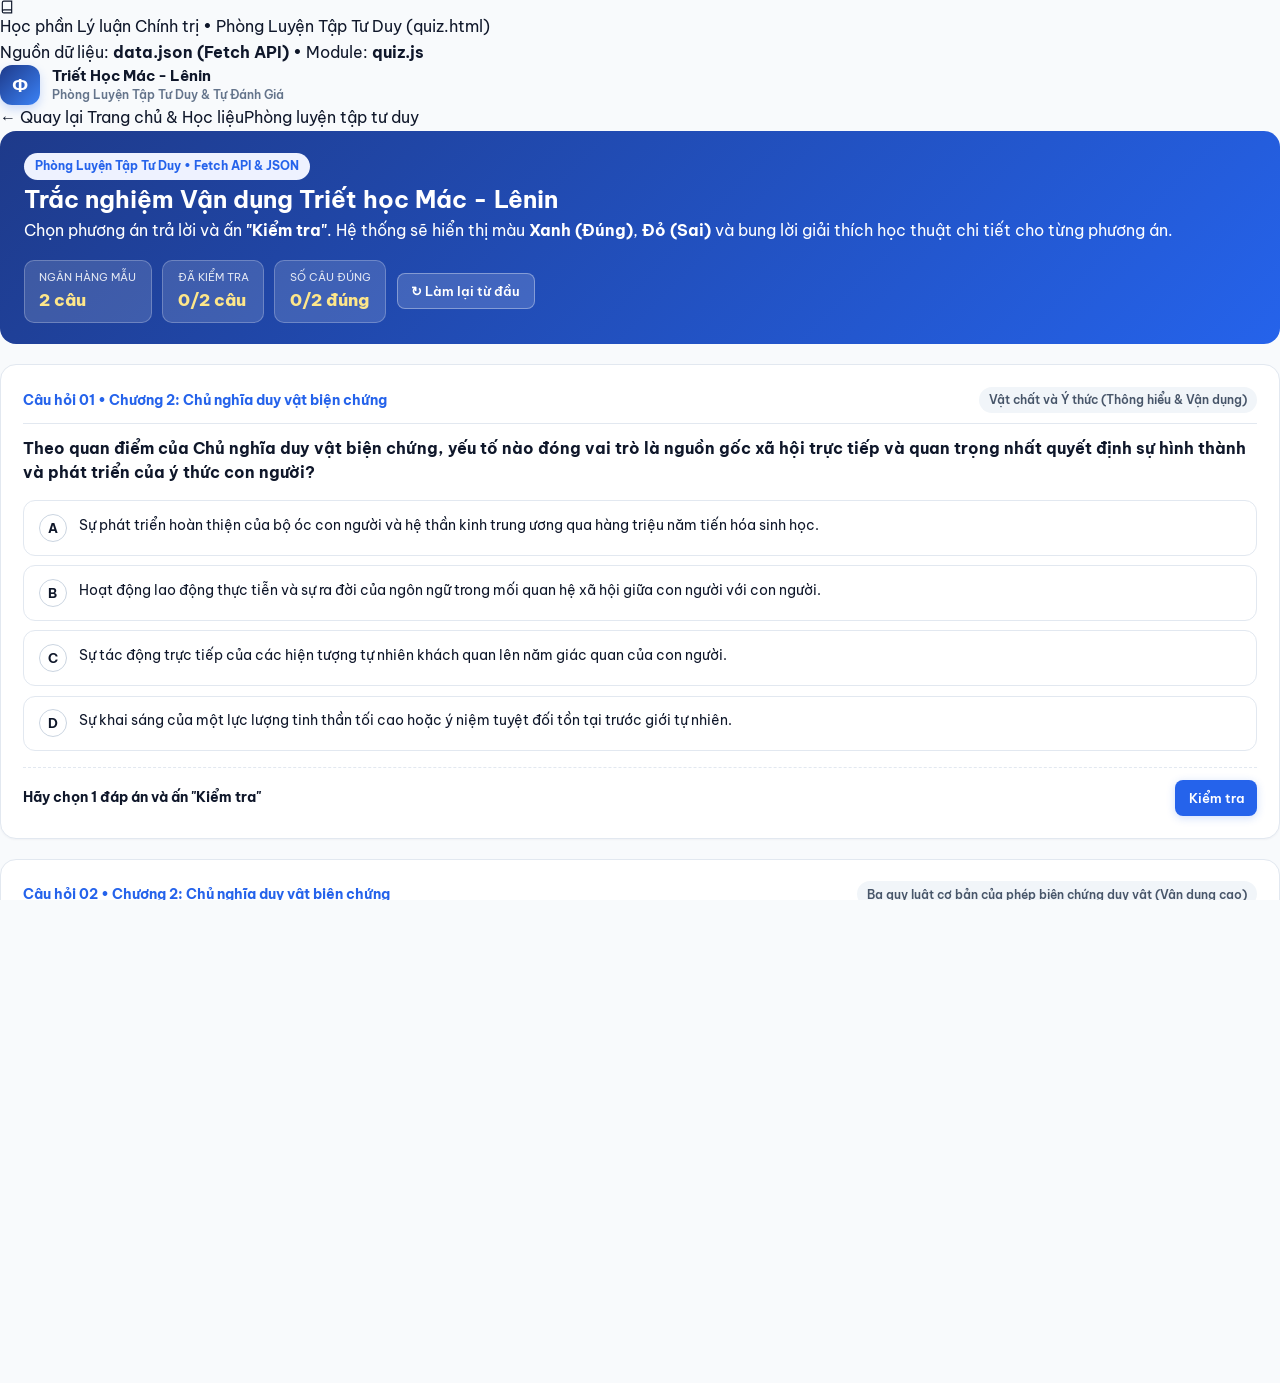
<file: quiz.html>
<!DOCTYPE html>
<html lang="vi">
<head>
  <meta charset="UTF-8">
  <meta name="viewport" content="width=device-width, initial-scale=1.0">
  <title>Phòng Luyện Tập Tư Duy | E-Learning Triết Học Mác - Lênin</title>
  <!-- Google Fonts: Merriweather (Học thuật) & Be Vietnam Pro (Hiện đại) -->
  <link rel="preconnect" href="https://fonts.googleapis.com">
  <link rel="preconnect" href="https://fonts.gstatic.com" crossorigin>
  <link href="https://fonts.googleapis.com/css2?family=Be+Vietnam+Pro:ital,wght@0,400;0,500;0,600;0,700;1,400&family=Merriweather:ital,wght@0,700;1,400&display=swap" rel="stylesheet">
  <!-- Dùng chung hệ thống thiết kế từ style.css -->
  <link rel="stylesheet" href="style.css">
</head>
<body>
  <div class="topbar-academic">
    <div class="container topbar-inner">
      <span class="topbar-badge">
        <svg width="14" height="14" viewBox="0 0 24 24" fill="none" stroke="currentColor" stroke-width="2"><path d="M4 19.5v-15A2.5 2.5 0 0 1 6.5 2H20v20H6.5a2.5 2.5 0 0 1 0-5H20"/></svg>
        Học phần Lý luận Chính trị • Phòng Luyện Tập Tư Duy (quiz.html)
      </span>
      <div class="topbar-meta">
        <span>Nguồn dữ liệu: <strong>data.json (Fetch API)</strong></span>
        <span>•</span>
        <span>Module: <strong>quiz.js</strong></span>
      </div>
    </div>
  </div>

  <header class="site-header">
    <div class="container navbar">
      <a href="index.html" class="brand-logo">
        <div class="brand-emblem" aria-hidden="true">Φ</div>
        <div class="brand-text">
          <span class="brand-title">Triết Học Mác - Lênin</span>
          <span class="brand-subtitle">Phòng Luyện Tập Tư Duy &amp; Tự Đánh Giá</span>
        </div>
      </a>

      <nav class="nav-menu" style="display: flex; position: static; flex-direction: row; border: none; box-shadow: none; padding: 0;">
        <a href="index.html" class="nav-link">← Quay lại Trang chủ &amp; Học liệu</a>
        <a href="#luyen-tap" class="nav-link active">Phòng luyện tập tư duy</a>
      </nav>
    </div>
  </header>

  <main>
    <!-- ====================================================================
         PHẦN 3: PHÒNG LUYỆN TẬP TƯ DUY (TRẮC NGHIỆM TRIẾT HỌC - quiz.html)
         ==================================================================== -->
    <section id="luyen-tap" class="quiz-section">
      <div class="container">
        <div class="quiz-scoreboard-banner">
          <div class="quiz-scoreboard-info">
            <span class="academic-badge">Phòng Luyện Tập Tư Duy • Fetch API &amp; JSON</span>
            <h2>Trắc nghiệm Vận dụng Triết học Mác - Lênin</h2>
            <p>
              Chọn phương án trả lời và ấn <strong>"Kiểm tra"</strong>. Hệ thống sẽ hiển thị màu <strong>Xanh (Đúng)</strong>, <strong>Đỏ (Sai)</strong> và bung lời giải thích học thuật chi tiết cho từng phương án.
            </p>
          </div>

          <div class="quiz-stats-pills">
            <div class="quiz-stat-box">
              <span class="quiz-stat-label">Ngân hàng mẫu</span>
              <span class="quiz-stat-number" id="quiz-stat-total">2 câu</span>
            </div>
            <div class="quiz-stat-box">
              <span class="quiz-stat-label">Đã kiểm tra</span>
              <span class="quiz-stat-number" id="quiz-stat-answered">0/2 câu</span>
            </div>
            <div class="quiz-stat-box">
              <span class="quiz-stat-label">Số câu đúng</span>
              <span class="quiz-stat-number" id="quiz-stat-correct">0/2 đúng</span>
            </div>
            <button type="button" class="btn btn-outline-light btn-sm" id="reset-all-quiz-btn">
              ↻ Làm lại từ đầu
            </button>
          </div>
        </div>

        <!-- Vùng chứa danh sách câu hỏi được render động từ data.json qua quiz.js -->
        <div class="quiz-questions-list" id="quiz-questions-container" aria-live="polite"></div>
      </div>
    </section>

  </main>

  <footer class="site-footer">
    <div class="container">
      <div class="footer-bottom" style="padding-top: 0;">
        <span>© 2026 Dự án E-Learning Triết học Mác - Lênin • Trang Phòng Luyện Tập Tư Duy (quiz.html)</span>
        <span>Tích hợp Fetch API đọc data.json &amp; Giải thích chi tiết Đúng/Sai</span>
      </div>
    </div>
  </footer>

  <!-- Thẻ chờ nhúng Coze Web SDK -->
  <div id="ai-chat-container"></div>

  <!-- Nhúng file logic trắc nghiệm quiz.js -->
  <script src="quiz.js"></script>
</body>
</html>
</file>
<file: style.css>
/* ==========================================================================
   HỆ THỐNG E-LEARNING TRIẾT HỌC MÁC - LÊNIN (EDTECH DASHBOARD EDITION)
   File: style.css
   Kiến trúc: Web App Khóa Khung Hình (100vh), Sidebar Cố Định, Nền Sáng #FFFFFF & #F8FAFC
   Nâng cấp Native Web Slide Viewer với Mozilla PDF.js (v3.11.174) render trực tiếp lên <canvas>
   ========================================================================== */

:root {
  --bg-sidebar: #FFFFFF;
  --bg-canvas: #F8FAFC;
  --bg-card: #FFFFFF;
  --bg-active-nav: #EEF2FF;
  --bg-pathway: #F5F7FF;

  --color-primary: #1E3A8A;
  --color-primary-active: #2563EB;
  --color-primary-soft: #EEF2FF;
  --color-accent: #EA580C;
  --color-accent-soft: #FFF7ED;
  --color-gold: #D97706;
  --color-gold-soft: #FEF3C7;
  --color-success: #16A34A;
  --color-success-soft: #DCFCE7;
  --color-danger: #DC2626;
  --color-danger-soft: #FEE2E2;

  --text-main: #0F172A;
  --text-secondary: #475569;
  --text-muted: #64748B;
  --text-inverse: #FFFFFF;

  --border-color: #E2E8F0;
  --border-pathway: #E0E7FF;
  --border-strong: #CBD5E1;

  --font-sans: 'Be Vietnam Pro', -apple-system, BlinkMacSystemFont, 'Segoe UI', sans-serif;
  --font-serif: 'Merriweather', Georgia, serif;

  --radius-sm: 8px;
  --radius-md: 12px;
  --radius-lg: 16px;
  --radius-xl: 20px;

  --shadow-xs: 0 1px 2px rgba(15, 23, 42, 0.04);
  --shadow-sm: 0 1px 3px rgba(15, 23, 42, 0.06), 0 1px 2px rgba(15, 23, 42, 0.04);
  --shadow-md: 0 4px 12px rgba(15, 23, 42, 0.06);
  --shadow-lg: 0 12px 28px rgba(15, 23, 42, 0.12);
  --transition: 0.2s cubic-bezier(0.4, 0, 0.2, 1);
}

*, *::before, *::after {
  box-sizing: border-box;
  margin: 0;
  padding: 0;
}

html, body {
  height: 100vh;
  width: 100%;
  overflow: hidden;
  font-family: var(--font-sans);
  background-color: var(--bg-canvas);
  color: var(--text-main);
  line-height: 1.6;
  -webkit-font-smoothing: antialiased;
}

img, svg, canvas {
  max-width: 100%;
  display: block;
}

button, input, select, textarea {
  font: inherit;
  color: inherit;
}

button {
  cursor: pointer;
  border: none;
  background: none;
}

a {
  color: inherit;
  text-decoration: none;
}

ul {
  list-style: none;
}

/* 1. BỐ CỤC KHÓA KHUNG HÌNH (APP SHELL: SIDEBAR TRÁI + MAIN BÊN PHẢI) */
.edtech-app-shell {
  display: flex;
  height: 100vh;
  width: 100vw;
  overflow: hidden;
  background-color: var(--bg-canvas);
}

.edtech-sidebar {
  width: 260px;
  flex-shrink: 0;
  height: 100vh;
  background-color: var(--bg-sidebar);
  border-right: 1px solid var(--border-color);
  display: flex;
  flex-direction: column;
  justify-content: space-between;
  z-index: 200;
  transition: transform var(--transition);
}

.sidebar-top-brand {
  padding: 1.25rem 1.25rem 1rem;
  border-bottom: 1px solid var(--border-color);
  display: flex;
  align-items: center;
  justify-content: space-between;
  gap: 0.75rem;
}

.brand-logo {
  display: flex;
  align-items: center;
  gap: 0.75rem;
}

.brand-emblem {
  width: 40px;
  height: 40px;
  border-radius: 12px;
  background: linear-gradient(135deg, #1E3A8A 0%, #3B82F6 100%);
  color: #FFFFFF;
  font-weight: 700;
  font-size: 1.2rem;
  display: flex;
  align-items: center;
  justify-content: center;
  flex-shrink: 0;
  box-shadow: 0 4px 10px rgba(37, 99, 235, 0.22);
}

.brand-text {
  display: flex;
  flex-direction: column;
}

.brand-title {
  font-size: 0.96rem;
  font-weight: 700;
  color: var(--text-main);
  line-height: 1.25;
}

.brand-subtitle {
  font-size: 0.75rem;
  font-weight: 600;
  color: var(--text-muted);
}

.sidebar-nav-list {
  flex: 1;
  padding: 1rem 0.85rem;
  display: flex;
  flex-direction: column;
  gap: 0.35rem;
  overflow-y: auto;
}

.sidebar-nav-section-label {
  font-size: 0.7rem;
  font-weight: 700;
  text-transform: uppercase;
  letter-spacing: 0.06em;
  color: var(--text-muted);
  padding: 0.35rem 0.75rem 0.25rem;
}

.sidebar-nav-item {
  width: 100%;
  display: flex;
  align-items: center;
  gap: 0.75rem;
  padding: 0.75rem 0.9rem;
  border-radius: var(--radius-md);
  font-size: 0.9rem;
  font-weight: 600;
  color: var(--text-secondary);
  text-align: left;
  transition: all var(--transition);
}

.sidebar-nav-item svg {
  width: 19px;
  height: 19px;
  flex-shrink: 0;
  color: var(--text-muted);
  transition: color var(--transition);
}

.sidebar-nav-item:hover {
  background-color: #F1F5F9;
  color: var(--text-main);
}

.sidebar-nav-item.active {
  background-color: var(--bg-active-nav);
  color: var(--color-primary-active);
  font-weight: 700;
}

.sidebar-nav-item.active svg {
  color: var(--color-primary-active);
}

.sidebar-bottom-user {
  padding: 1rem;
  border-top: 1px solid var(--border-color);
  background-color: #FAFAF9;
  display: flex;
  flex-direction: column;
  gap: 0.75rem;
}

.sidebar-user-card {
  display: flex;
  align-items: center;
  gap: 0.7rem;
}

.guard-avatar-img {
  width: 38px;
  height: 38px;
  border-radius: 50%;
  object-fit: cover;
  border: 2px solid #DBEAFE;
  flex-shrink: 0;
}

.sidebar-user-meta {
  display: flex;
  flex-direction: column;
  min-width: 0;
  flex: 1;
}

.sidebar-user-name {
  font-size: 0.86rem;
  font-weight: 700;
  color: var(--text-main);
  white-space: nowrap;
  overflow: hidden;
  text-overflow: ellipsis;
}

.sidebar-user-email {
  font-size: 0.73rem;
  color: var(--text-muted);
  white-space: nowrap;
  overflow: hidden;
  text-overflow: ellipsis;
}

.sidebar-logout-btn {
  width: 100%;
  display: inline-flex;
  align-items: center;
  justify-content: center;
  gap: 0.45rem;
  padding: 0.5rem 0.75rem;
  border-radius: var(--radius-sm);
  border: 1px solid var(--border-color);
  background-color: #FFFFFF;
  color: var(--color-danger);
  font-size: 0.8rem;
  font-weight: 600;
  transition: all var(--transition);
}

.sidebar-logout-btn:hover {
  background-color: var(--color-danger-soft);
  border-color: #FCA5A5;
}

.edtech-main-area {
  flex: 1;
  min-width: 0;
  height: 100vh;
  display: flex;
  flex-direction: column;
  background-color: var(--bg-canvas);
  overflow: hidden;
}

.edtech-top-header {
  height: 60px;
  flex-shrink: 0;
  background-color: #FFFFFF;
  border-bottom: 1px solid var(--border-color);
  padding: 0 1.5rem;
  display: flex;
  align-items: center;
  justify-content: space-between;
  gap: 1rem;
}

.header-left-group {
  display: flex;
  align-items: center;
  gap: 0.75rem;
}

.mobile-menu-btn {
  display: none;
  width: 38px;
  height: 38px;
  border-radius: var(--radius-sm);
  border: 1px solid var(--border-color);
  align-items: center;
  justify-content: center;
  color: var(--text-main);
  background-color: #FFFFFF;
}

.course-pill-badge {
  display: inline-flex;
  align-items: center;
  gap: 0.45rem;
  padding: 0.3rem 0.75rem;
  border-radius: 999px;
  background-color: var(--bg-active-nav);
  color: var(--color-primary-active);
  font-size: 0.78rem;
  font-weight: 700;
}

.header-right-group {
  display: flex;
  align-items: center;
  gap: 0.85rem;
}

.header-date-display {
  font-size: 0.82rem;
  font-weight: 500;
  color: var(--text-secondary);
}

.edtech-main-canvas {
  flex: 1;
  overflow-y: auto;
  overflow-x: hidden;
  padding: 1.5rem 2rem 2.5rem;
}

.canvas-inner-container {
  max-width: 1180px;
  margin: 0 auto;
}

.dashboard-view-section {
  display: none;
  animation: fadeInView 0.2s ease-out;
}

.dashboard-view-section.is-active-view {
  display: block;
}

@keyframes fadeInView {
  from { opacity: 0; transform: translateY(4px); }
  to { opacity: 1; transform: translateY(0); }
}

/* 2. HỆ THỐNG NÚT BẤM & THẺ CHUNG */
.btn {
  display: inline-flex;
  align-items: center;
  justify-content: center;
  gap: 0.5rem;
  min-height: 40px;
  padding: 0.55rem 1.15rem;
  border-radius: var(--radius-md);
  font-weight: 600;
  font-size: 0.88rem;
  transition: all var(--transition);
}

.btn-primary {
  background-color: var(--color-primary-active);
  color: #FFFFFF;
  box-shadow: 0 2px 8px rgba(37, 99, 235, 0.22);
}

.btn-primary:hover:not(:disabled) {
  background-color: #1D4ED8;
  transform: translateY(-1px);
}

.btn-success {
  background-color: var(--color-success);
  color: #FFFFFF;
  box-shadow: 0 2px 8px rgba(22, 163, 74, 0.22);
}

.btn-success:hover:not(:disabled) {
  background-color: #15803D;
}

.btn-secondary {
  background-color: #FFFFFF;
  color: var(--text-main);
  border: 1px solid var(--border-strong);
}

.btn-secondary:hover:not(:disabled) {
  background-color: #F1F5F9;
  border-color: #94A3B8;
}

.btn:disabled {
  opacity: 0.45;
  cursor: not-allowed;
  transform: none;
}

.btn-outline-light {
  background-color: rgba(255, 255, 255, 0.15);
  color: #FFFFFF;
  border: 1px solid rgba(255, 255, 255, 0.35);
}

.btn-sm {
  min-height: 36px;
  padding: 0.4rem 0.85rem;
  font-size: 0.82rem;
  border-radius: var(--radius-sm);
}

.academic-badge {
  display: inline-flex;
  align-items: center;
  gap: 0.35rem;
  padding: 0.25rem 0.7rem;
  border-radius: 999px;
  font-size: 0.73rem;
  font-weight: 700;
  background-color: var(--bg-active-nav);
  color: var(--color-primary-active);
}

/* 3. TAB 1: "TỔNG QUAN" */
.overview-welcome-banner {
  display: flex;
  align-items: flex-start;
  justify-content: space-between;
  flex-wrap: wrap;
  gap: 1rem;
  margin-bottom: 1.5rem;
}

.welcome-title {
  font-size: 1.6rem;
  font-weight: 800;
  color: var(--text-main);
  letter-spacing: -0.02em;
  line-height: 1.25;
}

.welcome-date-sub {
  font-size: 0.9rem;
  color: var(--text-secondary);
  margin-top: 0.25rem;
}

.welcome-quick-actions {
  display: flex;
  align-items: center;
  gap: 0.65rem;
  flex-wrap: wrap;
}

.overview-stats-grid {
  display: grid;
  grid-template-columns: repeat(4, 1fr);
  gap: 1.15rem;
  margin-bottom: 1.75rem;
}

.edtech-stat-card {
  background-color: #FFFFFF;
  border: 1px solid var(--border-color);
  border-radius: 16px;
  padding: 1.25rem 1.35rem;
  box-shadow: var(--shadow-xs);
  display: flex;
  flex-direction: column;
  justify-content: space-between;
  gap: 0.5rem;
}

.stat-card-header {
  display: flex;
  align-items: center;
  justify-content: space-between;
  font-size: 0.8rem;
  font-weight: 600;
  color: var(--text-secondary);
}

.stat-card-icon {
  width: 34px;
  height: 34px;
  border-radius: 10px;
  display: flex;
  align-items: center;
  justify-content: center;
}

.stat-card-value {
  font-size: 1.75rem;
  font-weight: 800;
  color: var(--text-main);
  line-height: 1.2;
}

.stat-card-value.highlight-orange {
  color: var(--color-accent);
}

.stat-card-foot {
  font-size: 0.76rem;
  color: var(--text-muted);
}

.pathway-start-container {
  background-color: var(--bg-pathway);
  border: 1px solid var(--border-pathway);
  border-radius: 20px;
  padding: 1.5rem;
}

.pathway-header-row {
  display: flex;
  align-items: center;
  justify-content: space-between;
  flex-wrap: wrap;
  gap: 0.75rem;
  margin-bottom: 1.15rem;
}

.pathway-kicker {
  font-size: 0.75rem;
  font-weight: 800;
  text-transform: uppercase;
  letter-spacing: 0.06em;
  color: var(--color-primary-active);
}

.pathway-heading {
  font-size: 1.18rem;
  font-weight: 700;
  color: var(--text-main);
  margin-top: 0.15rem;
}

.pathway-lessons-grid {
  display: grid;
  grid-template-columns: repeat(2, 1fr);
  gap: 0.9rem;
}

.pathway-lesson-card {
  width: 100%;
  background-color: #FFFFFF;
  border: 1px solid var(--border-color);
  border-radius: 14px;
  padding: 1rem 1.15rem;
  display: flex;
  align-items: center;
  justify-content: space-between;
  gap: 0.9rem;
  text-align: left;
  transition: all var(--transition);
  box-shadow: var(--shadow-xs);
}

.pathway-lesson-card:hover {
  border-color: var(--color-primary-active);
  transform: translateY(-2px);
  box-shadow: var(--shadow-md);
}

.pathway-card-left {
  display: flex;
  align-items: flex-start;
  gap: 0.85rem;
  min-width: 0;
}

.pathway-number-circle {
  width: 34px;
  height: 34px;
  border-radius: 10px;
  background-color: var(--bg-active-nav);
  color: var(--color-primary-active);
  font-weight: 800;
  font-size: 0.9rem;
  display: flex;
  align-items: center;
  justify-content: center;
  flex-shrink: 0;
}

.pathway-lesson-card.is-done .pathway-number-circle {
  background-color: var(--color-success-soft);
  color: var(--color-success);
}

.pathway-card-text {
  min-width: 0;
}

.pathway-card-title {
  font-size: 0.94rem;
  font-weight: 700;
  color: var(--text-main);
  margin-bottom: 0.2rem;
}

.pathway-card-desc {
  font-size: 0.8rem;
  color: var(--text-secondary);
}

.pathway-arrow {
  font-size: 1.15rem;
  font-weight: 700;
  color: var(--text-muted);
  flex-shrink: 0;
  transition: transform var(--transition), color var(--transition);
}

.pathway-lesson-card:hover .pathway-arrow {
  transform: translateX(3px);
  color: var(--color-primary-active);
}

/* ==========================================================================
   4. TAB 2: "KHÔNG GIAN HỌC LIỆU" (THANH ĐIỀU HƯỚNG NGANG + NATIVE PDF.JS SLIDE VIEWER)
   ========================================================================== */

.lesson-top-nav-bar {
  background-color: #FFFFFF;
  border: 1px solid var(--border-color);
  border-radius: 14px;
  padding: 0.75rem 1.1rem;
  margin-bottom: 1rem;
  display: flex;
  align-items: center;
  justify-content: space-between;
  flex-wrap: wrap;
  gap: 0.75rem;
  box-shadow: var(--shadow-xs);
}

.lesson-nav-select-group {
  display: flex;
  align-items: center;
  gap: 0.65rem;
  flex: 1;
  min-width: 280px;
}

.lesson-nav-label {
  font-size: 0.78rem;
  font-weight: 700;
  text-transform: uppercase;
  letter-spacing: 0.04em;
  color: var(--color-primary-active);
  background-color: var(--bg-active-nav);
  padding: 0.35rem 0.65rem;
  border-radius: 8px;
  white-space: nowrap;
}

.lesson-selector-dropdown {
  flex: 1;
  min-width: 220px;
  height: 38px;
  padding: 0 0.85rem;
  border-radius: var(--radius-sm);
  border: 1.5px solid var(--border-strong);
  background-color: #F8FAFC;
  font-size: 0.88rem;
  font-weight: 700;
  color: var(--text-main);
  cursor: pointer;
  transition: border-color var(--transition), background-color var(--transition);
}

.lesson-selector-dropdown:hover,
.lesson-selector-dropdown:focus {
  outline: none;
  border-color: var(--color-primary-active);
  background-color: #FFFFFF;
}

.lesson-nav-actions-group {
  display: flex;
  align-items: center;
  gap: 0.5rem;
  flex-wrap: wrap;
}

.lesson-progress-mini-pill {
  font-size: 0.78rem;
  font-weight: 700;
  color: var(--color-primary-active);
  background-color: var(--bg-active-nav);
  padding: 0.35rem 0.7rem;
  border-radius: 999px;
  white-space: nowrap;
}

.study-main-panel {
  background-color: transparent;
  width: 100%;
}

.material-tabs-bar {
  display: flex;
  align-items: center;
  justify-content: space-between;
  flex-wrap: wrap;
  gap: 0.5rem;
  padding: 0.45rem;
  background-color: #FFFFFF;
  border: 1px solid var(--border-color);
  border-radius: 12px;
  margin-bottom: 1rem;
  box-shadow: var(--shadow-xs);
}

.material-tabs-left {
  display: flex;
  align-items: center;
  gap: 0.4rem;
  flex-wrap: wrap;
}

.tab-trigger-btn {
  display: inline-flex;
  align-items: center;
  gap: 0.5rem;
  padding: 0.6rem 1.15rem;
  font-size: 0.88rem;
  font-weight: 600;
  color: var(--text-secondary);
  border-radius: var(--radius-sm);
  transition: all var(--transition);
  white-space: nowrap;
}

.tab-trigger-btn:hover {
  background-color: #F1F5F9;
  color: var(--text-main);
}

.tab-trigger-btn.active {
  background-color: var(--bg-active-nav);
  color: var(--color-primary-active);
  font-weight: 700;
}

.tab-panel {
  display: none;
}

.tab-panel.active {
  display: block;
  animation: fadeInView 0.18s ease-out;
}

/* TAB 1: KHUNG ĐỌC BÀI VIẾT CHUẨN WEB (.summary-article) */
.summary-article {
  background-color: #FFFFFF;
  border: 1px solid var(--border-color);
  border-radius: 12px;
  padding: 28px 36px;
  font-size: 16px;
  line-height: 1.75;
  color: var(--text-main);
  box-shadow: var(--shadow-sm);
}

.summary-article .summary-doc-header {
  border-bottom: 2px solid #EEF2FF;
  padding-bottom: 1.15rem;
  margin-bottom: 1.5rem;
}

.summary-article .summary-kicker {
  display: inline-block;
  font-size: 0.76rem;
  font-weight: 800;
  text-transform: uppercase;
  letter-spacing: 0.06em;
  color: var(--color-primary-active);
  background-color: var(--bg-active-nav);
  padding: 0.25rem 0.7rem;
  border-radius: 999px;
  margin-bottom: 0.6rem;
}

.summary-article h2 {
  font-size: 1.5rem;
  font-weight: 800;
  color: var(--color-primary);
  line-height: 1.3;
  margin-bottom: 0.5rem;
}

.summary-article .summary-lead {
  font-size: 0.98rem;
  color: var(--text-secondary);
  margin: 0;
}

.summary-article h3 {
  font-size: 1.18rem;
  font-weight: 700;
  color: var(--color-primary);
  margin: 1.65rem 0 0.75rem;
  padding-left: 0.75rem;
  border-left: 4px solid var(--color-primary-active);
  line-height: 1.35;
}

.summary-article h4 {
  font-size: 1.02rem;
  font-weight: 700;
  color: #1E40AF;
  margin: 1.15rem 0 0.5rem;
  padding: 0.35rem 0.75rem;
  background-color: #F8FAFC;
  border-left: 3px solid #60A5FA;
  border-radius: 0 8px 8px 0;
  line-height: 1.4;
}

.summary-article p {
  margin-bottom: 1rem;
  color: #1E293B;
}

.summary-article ul,
.summary-article ol {
  padding-left: 1.5rem;
  margin-bottom: 1.15rem;
}

.summary-article ul {
  list-style: disc;
}

.summary-article ol {
  list-style: decimal;
}

.summary-article ul ul,
.summary-article ol ul {
  list-style: circle;
  margin-top: 0.45rem;
  margin-bottom: 0.45rem;
}

.summary-article li {
  margin-bottom: 0.5rem;
  color: #1E293B;
}

.summary-article li strong {
  color: var(--text-main);
}

.summary-article blockquote {
  margin: 1.35rem 0;
  padding: 1.1rem 1.4rem;
  background: linear-gradient(90deg, #FFFBEB 0%, #FEF3C7 100%);
  border-left: 4px solid var(--color-gold);
  border-radius: 10px;
  font-family: var(--font-serif);
  font-style: italic;
  font-size: 1.02rem;
  color: #78350F;
}

.summary-article blockquote cite {
  display: block;
  margin-top: 0.45rem;
  font-family: var(--font-sans);
  font-style: normal;
  font-size: 0.85rem;
  font-weight: 700;
  color: #92400E;
}

.summary-article .summary-takeaway-box {
  margin-top: 1.5rem;
  padding: 1rem 1.25rem;
  background-color: var(--bg-pathway);
  border: 1px solid var(--border-pathway);
  border-left: 4px solid var(--color-primary-active);
  border-radius: 10px;
  font-size: 0.95rem;
  color: var(--text-main);
}

.summary-article table {
  width: 100%;
  border-collapse: collapse;
  margin: 1.25rem 0;
  font-size: 0.92rem;
}

.summary-article th,
.summary-article td {
  border: 1px solid var(--border-color);
  padding: 0.65rem 0.85rem;
  text-align: left;
}

.summary-article th {
  background-color: var(--bg-active-nav);
  color: var(--color-primary);
  font-weight: 700;
}

/* ==========================================================================
   TAB 2: NATIVE WEB SLIDE VIEWER (MOZILLA PDF.JS RENDER TRÊN <canvas>)
   ========================================================================== */

.native-slide-viewer-card {
  background-color: #FFFFFF;
  border: 1px solid var(--border-color);
  border-radius: 16px;
  padding: 1rem 1.15rem 1.25rem;
  box-shadow: var(--shadow-md);
  display: flex;
  flex-direction: column;
  gap: 0.95rem;
}

.native-slide-viewer-card:fullscreen {
  border-radius: 0;
  padding: 1rem 1.5rem;
  background-color: #0F172A;
  color: #FFFFFF;
  height: 100vh;
  overflow: hidden;
}

.native-slide-viewer-card:fullscreen .slide-viewer-toolbar {
  background-color: #1E293B;
  border-color: #334155;
}

.native-slide-viewer-card:fullscreen .slide-page-counter-box,
.native-slide-viewer-card:fullscreen .slide-file-badge {
  color: #E2E8F0;
}

.native-slide-viewer-card:fullscreen .slide-canvas-stage {
  flex: 1;
  background-color: #0F172A;
  border-color: #334155;
  max-height: calc(100vh - 100px);
}

/* Thanh điều khiển Slide (Toolbar #EEF2FF, bo góc mềm mại) */
.slide-viewer-toolbar {
  background-color: #EEF2FF;
  border: 1px solid #E0E7FF;
  border-radius: 12px;
  padding: 0.65rem 0.95rem;
  display: flex;
  align-items: center;
  justify-content: space-between;
  flex-wrap: wrap;
  gap: 0.75rem;
}

.slide-toolbar-left,
.slide-toolbar-center,
.slide-toolbar-right {
  display: flex;
  align-items: center;
  gap: 0.5rem;
  flex-wrap: wrap;
}

.slide-file-badge {
  display: inline-flex;
  align-items: center;
  gap: 0.45rem;
  font-size: 0.8rem;
  font-weight: 700;
  color: var(--color-primary);
  background-color: #FFFFFF;
  border: 1px solid #C7D2FE;
  padding: 0.32rem 0.7rem;
  border-radius: 8px;
}

.slide-cache-status-pill {
  font-size: 0.74rem;
  font-weight: 700;
  color: var(--color-success);
  background-color: var(--color-success-soft);
  padding: 0.25rem 0.6rem;
  border-radius: 999px;
}

.slide-page-counter-box {
  display: inline-flex;
  align-items: center;
  gap: 0.4rem;
  font-size: 0.85rem;
  font-weight: 700;
  color: var(--color-primary);
  background-color: #FFFFFF;
  border: 1px solid #C7D2FE;
  padding: 0.25rem 0.65rem;
  border-radius: 8px;
}

.slide-page-input {
  width: 60px;
  height: 30px;
  text-align: center;
  border: 1.5px solid var(--color-primary-active);
  border-radius: 6px;
  font-size: 0.86rem;
  font-weight: 800;
  color: var(--color-primary);
  background-color: #F8FAFC;
}

.slide-page-input:focus {
  outline: none;
  background-color: #FFFFFF;
  box-shadow: 0 0 0 2px rgba(37, 99, 235, 0.2);
}

.slide-zoom-pill {
  display: inline-flex;
  align-items: center;
  gap: 0.25rem;
  background-color: #FFFFFF;
  border: 1px solid #C7D2FE;
  border-radius: 8px;
  padding: 0.15rem 0.35rem;
}

.slide-zoom-btn {
  width: 28px;
  height: 28px;
  border-radius: 6px;
  font-weight: 800;
  font-size: 0.95rem;
  color: var(--color-primary);
  display: inline-flex;
  align-items: center;
  justify-content: center;
  transition: background-color var(--transition);
}

.slide-zoom-btn:hover {
  background-color: var(--bg-active-nav);
}

.slide-zoom-level {
  min-width: 48px;
  text-align: center;
  font-size: 0.78rem;
  font-weight: 700;
  color: var(--text-main);
}

/* Khung chứa thẻ <canvas id="pdf-render-canvas"> */
.slide-canvas-stage {
  position: relative;
  width: 100%;
  min-height: 480px;
  background-color: #F8FAFC;
  border: 1px solid var(--border-color);
  border-radius: 12px;
  padding: 0.85rem;
  display: flex;
  align-items: center;
  justify-content: center;
  overflow: auto;
}

.pdf-render-canvas {
  display: block;
  margin: 0 auto;
  background-color: #FFFFFF;
  border-radius: 10px;
  box-shadow: 0 6px 20px rgba(15, 23, 42, 0.08);
  max-width: 100%;
  height: auto;
}

.slide-loading-indicator {
  position: absolute;
  top: 14px;
  right: 16px;
  padding: 0.35rem 0.75rem;
  border-radius: 999px;
  background-color: rgba(15, 23, 42, 0.78);
  color: #FFFFFF;
  font-size: 0.76rem;
  font-weight: 600;
  display: none;
  pointer-events: none;
}

.slide-loading-indicator.is-loading {
  display: inline-flex;
  align-items: center;
  gap: 0.4rem;
}

.slide-viewer-footer-hint {
  display: flex;
  align-items: center;
  justify-content: space-between;
  flex-wrap: wrap;
  gap: 0.5rem;
  font-size: 0.78rem;
  color: var(--text-muted);
  padding: 0 0.25rem;
}

/* 5. TAB 3: "PHÒNG LUYỆN TẬP" (TRẮC NGHIỆM + TỰ LUẬN GEMINI AI) */
.quiz-scoreboard-banner {
  background: linear-gradient(135deg, #1E3A8A 0%, #2563EB 100%);
  color: #FFFFFF;
  border-radius: 16px;
  padding: 1.35rem 1.5rem;
  margin-bottom: 1.25rem;
  display: flex;
  align-items: center;
  justify-content: space-between;
  flex-wrap: wrap;
  gap: 1rem;
}

.quiz-stats-pills {
  display: flex;
  flex-wrap: wrap;
  gap: 0.65rem;
  align-items: center;
}

.quiz-stat-box {
  background: rgba(255, 255, 255, 0.14);
  border: 1px solid rgba(255, 255, 255, 0.24);
  border-radius: 10px;
  padding: 0.5rem 0.9rem;
  display: flex;
  flex-direction: column;
}

.quiz-stat-label {
  font-size: 0.7rem;
  text-transform: uppercase;
  opacity: 0.85;
}

.quiz-stat-number {
  font-size: 1.05rem;
  font-weight: 800;
  color: #FDE68A;
}

.practice-mode-switcher {
  display: flex;
  align-items: center;
  justify-content: space-between;
  flex-wrap: wrap;
  gap: 0.75rem;
  margin-bottom: 1.15rem;
  background-color: #FFFFFF;
  border: 1px solid var(--border-color);
  border-radius: 14px;
  padding: 0.75rem 1rem;
}

.quiz-questions-list {
  display: flex;
  flex-direction: column;
  gap: 1.25rem;
}

.quiz-empty-state-card {
  background-color: #FFFFFF;
  border: 1.5px dashed var(--border-strong);
  border-radius: 16px;
  padding: 2.25rem 1.5rem;
  text-align: center;
  color: var(--text-secondary);
}

.quiz-empty-state-icon {
  width: 48px;
  height: 48px;
  margin: 0 auto 0.75rem;
  border-radius: 12px;
  background-color: var(--bg-active-nav);
  color: var(--color-primary-active);
  display: flex;
  align-items: center;
  justify-content: center;
  font-size: 1.35rem;
}

.quiz-card {
  background-color: #FFFFFF;
  border: 1px solid var(--border-color);
  border-radius: 16px;
  padding: 1.35rem;
  box-shadow: var(--shadow-xs);
}

.quiz-card.is-checked-correct { border-left: 5px solid var(--color-success); }
.quiz-card.is-checked-wrong { border-left: 5px solid var(--color-danger); }

.quiz-card-meta {
  display: flex;
  align-items: center;
  justify-content: space-between;
  flex-wrap: wrap;
  gap: 0.5rem;
  margin-bottom: 0.75rem;
  padding-bottom: 0.65rem;
  border-bottom: 1px solid var(--border-color);
}

.quiz-question-number {
  font-weight: 700;
  font-size: 0.88rem;
  color: var(--color-primary-active);
}

.quiz-topic-tag {
  font-size: 0.75rem;
  font-weight: 600;
  padding: 0.2rem 0.65rem;
  border-radius: 999px;
  background-color: #F1F5F9;
  color: var(--text-secondary);
}

.quiz-question-title {
  font-size: 1rem;
  font-weight: 700;
  margin-bottom: 1rem;
  line-height: 1.5;
}

.quiz-options-grid {
  display: flex;
  flex-direction: column;
  gap: 0.6rem;
  margin-bottom: 1rem;
}

.quiz-option-btn {
  width: 100%;
  text-align: left;
  display: flex;
  align-items: flex-start;
  gap: 0.75rem;
  padding: 0.8rem 0.95rem;
  border-radius: 12px;
  border: 1.5px solid var(--border-color);
  background-color: #FFFFFF;
  font-size: 0.9rem;
  transition: all var(--transition);
}

.quiz-option-btn:hover:not(:disabled) {
  border-color: var(--color-primary-active);
  background-color: var(--bg-active-nav);
}

.quiz-option-key {
  width: 28px;
  height: 28px;
  border-radius: 50%;
  border: 1.5px solid var(--border-strong);
  display: inline-flex;
  align-items: center;
  justify-content: center;
  font-weight: 700;
  font-size: 0.8rem;
  flex-shrink: 0;
}

.quiz-option-btn.is-selected {
  border-color: var(--color-primary-active);
  background-color: var(--bg-active-nav);
}

.quiz-option-btn.is-selected .quiz-option-key {
  background-color: var(--color-primary-active);
  border-color: var(--color-primary-active);
  color: #FFFFFF;
}

.quiz-option-btn.is-correct {
  border-color: var(--color-success);
  background-color: var(--color-success-soft);
  color: #065F46;
  font-weight: 600;
}

.quiz-option-btn.is-correct .quiz-option-key {
  background-color: var(--color-success);
  border-color: var(--color-success);
  color: #FFFFFF;
}

.quiz-option-btn.is-wrong {
  border-color: var(--color-danger);
  background-color: var(--color-danger-soft);
  color: #991B1B;
}

.quiz-option-btn.is-wrong .quiz-option-key {
  background-color: var(--color-danger);
  border-color: var(--color-danger);
  color: #FFFFFF;
}

.quiz-action-bar {
  display: flex;
  align-items: center;
  justify-content: space-between;
  flex-wrap: wrap;
  gap: 0.65rem;
  padding-top: 0.75rem;
  border-top: 1px dashed var(--border-color);
}

.quiz-feedback-status { font-size: 0.85rem; font-weight: 700; }
.quiz-feedback-status.status-correct { color: var(--color-success); }
.quiz-feedback-status.status-wrong { color: var(--color-danger); }
.quiz-feedback-status.status-warning { color: var(--color-accent); }

.quiz-explanation-panel {
  display: none;
  margin-top: 1rem;
  padding: 1rem 1.15rem;
  border-radius: 12px;
  background-color: #FFFBEB;
  border: 1px solid #FDE68A;
  border-left: 4px solid var(--color-gold);
}

.quiz-explanation-panel.is-visible { display: block; }

.explanation-header {
  display: flex;
  align-items: center;
  gap: 0.45rem;
  font-weight: 700;
  font-size: 0.9rem;
  color: var(--color-primary);
  margin-bottom: 0.45rem;
}

.explanation-general-text { font-size: 0.86rem; margin-bottom: 0.75rem; }
.explanation-breakdown-list { display: flex; flex-direction: column; gap: 0.4rem; }

.explanation-option-item {
  font-size: 0.82rem;
  padding: 0.45rem 0.65rem;
  border-radius: 8px;
  background-color: #FFFFFF;
  border: 1px solid var(--border-color);
}

.explanation-option-item.explain-correct {
  background-color: var(--color-success-soft);
  border-color: #86EFAC;
  color: #065F46;
}

.essay-ai-card {
  background-color: #FFFFFF;
  border: 1px solid var(--border-color);
  border-radius: 16px;
  padding: 1.5rem;
  margin-top: 1.5rem;
  box-shadow: var(--shadow-xs);
}

.essay-textarea {
  width: 100%;
  min-height: 150px;
  padding: 0.9rem 1rem;
  border-radius: 12px;
  border: 1px solid var(--border-strong);
  background-color: #F8FAFC;
  font-size: 0.9rem;
  line-height: 1.6;
  resize: vertical;
  margin: 0.75rem 0 1rem;
}

.essay-textarea:focus {
  outline: none;
  border-color: var(--color-primary-active);
  background-color: #FFFFFF;
}

.essay-ai-result-box {
  display: none;
  margin-top: 1.15rem;
  padding: 1.15rem;
  border-radius: 12px;
  background-color: var(--bg-pathway);
  border: 1px solid var(--border-pathway);
  border-left: 4px solid var(--color-primary-active);
  font-size: 0.88rem;
}

.essay-ai-result-box.is-visible { display: block; }

/* 6. TAB 4 & TAB 5: "LỘ TRÌNH 3 CHƯƠNG" & "HÀNH TRÌNH TỰ HỌC" */
.workspace-banner {
  background-color: #FFFFFF;
  border: 1px solid var(--border-color);
  border-radius: 16px;
  padding: 1.15rem 1.35rem;
  margin-bottom: 1.25rem;
  display: flex;
  align-items: center;
  justify-content: space-between;
  flex-wrap: wrap;
  gap: 1rem;
}

.chapters-overview-grid,
.journey-cards-grid {
  display: grid;
  grid-template-columns: repeat(3, 1fr);
  gap: 1.15rem;
}

.chapter-overview-card,
.journey-chapter-card {
  background-color: #FFFFFF;
  border: 1px solid var(--border-color);
  border-radius: 16px;
  padding: 1.35rem;
  display: flex;
  flex-direction: column;
  justify-content: space-between;
  gap: 1rem;
  box-shadow: var(--shadow-xs);
}

.journey-chapter-card.is-completed { border-top: 4px solid var(--color-success); }
.chapter-number-tag { font-size: 0.74rem; font-weight: 700; text-transform: uppercase; color: var(--color-primary-active); }
.chapter-card-title, .journey-chapter-title { font-size: 1.05rem; font-weight: 700; color: var(--text-main); margin: 0.3rem 0 0.6rem; }
.chapter-topic-list { display: flex; flex-direction: column; gap: 0.45rem; font-size: 0.85rem; color: var(--text-secondary); }

.roadmap-lesson-link-btn {
  width: 100%;
  text-align: left;
  padding: 0.45rem 0.65rem;
  border-radius: 8px;
  background-color: #F8FAFC;
  border: 1px solid var(--border-color);
  font-size: 0.83rem;
  font-weight: 600;
  color: var(--text-main);
  display: flex;
  align-items: center;
  justify-content: space-between;
  gap: 0.5rem;
  transition: all var(--transition);
}

.roadmap-lesson-link-btn:hover {
  border-color: var(--color-primary-active);
  background-color: var(--bg-active-nav);
  color: var(--color-primary-active);
}

.roadmap-lesson-link-btn.is-done {
  border-left: 3px solid var(--color-success);
}

.chapter-card-footer {
  display: flex;
  align-items: center;
  justify-content: space-between;
  padding-top: 0.85rem;
  border-top: 1px solid var(--border-color);
}

.journey-summary-row {
  display: grid;
  grid-template-columns: repeat(3, 1fr);
  gap: 1rem;
  margin-bottom: 1.25rem;
}

.journey-summary-card {
  background-color: #FFFFFF;
  border: 1px solid var(--border-color);
  border-radius: 16px;
  padding: 1.15rem 1.25rem;
  display: flex;
  flex-direction: column;
  gap: 0.25rem;
}

.journey-summary-label { font-size: 0.76rem; font-weight: 700; text-transform: uppercase; color: var(--text-muted); }
.journey-summary-value { font-size: 1.45rem; font-weight: 800; color: var(--color-primary); }

.journey-metrics-row {
  display: flex;
  flex-direction: column;
  gap: 0.45rem;
  background-color: #F8FAFC;
  padding: 0.8rem;
  border-radius: 10px;
  border: 1px solid var(--border-color);
  font-size: 0.84rem;
}

.journey-metric-item { display: flex; justify-content: space-between; }
.metric-val.highlight-score { color: var(--color-accent); font-weight: 800; }

.journey-status-tag {
  font-size: 0.72rem;
  font-weight: 700;
  padding: 0.2rem 0.6rem;
  border-radius: 999px;
  background-color: #F1F5F9;
  color: var(--text-muted);
}

.journey-status-tag.status-done { background-color: var(--color-success-soft); color: var(--color-success); }
.journey-doc-path { font-size: 0.74rem; color: var(--text-muted); padding-top: 0.5rem; border-top: 1px dashed var(--border-color); word-break: break-all; }

.progress-track { width: 100%; height: 8px; background-color: #E2E8F0; border-radius: 999px; overflow: hidden; }
.progress-fill { height: 100%; background: linear-gradient(90deg, #2563EB, #10B981); border-radius: 999px; transition: width 0.35s ease; }

.firebase-toast-banner {
  display: none;
  padding: 0.75rem 1rem;
  border-radius: 12px;
  font-size: 0.85rem;
  font-weight: 600;
  margin-bottom: 1rem;
}

.firebase-toast-banner.is-shown { display: block; }
.firebase-toast-banner.toast-success { background-color: var(--color-success-soft); color: #065F46; border: 1px solid #86EFAC; }
.firebase-toast-banner.toast-warning { background-color: var(--color-gold-soft); color: #92400E; border: 1px solid #FCD34D; }
.firebase-toast-banner.toast-info { background-color: var(--bg-active-nav); color: var(--color-primary-active); border: 1px solid #BFDBFE; }

/* 7. MÀN HÌNH ĐĂNG NHẬP, MODAL MÃ NGUỒN & COZE AI */
.auth-login-screen-overlay {
  position: fixed;
  inset: 0;
  z-index: 9500;
  background: rgba(15, 23, 42, 0.65);
  backdrop-filter: blur(6px);
  display: flex;
  align-items: center;
  justify-content: center;
  padding: 1.25rem;
}

.auth-login-screen-overlay.is-hidden { display: none; }

.auth-login-card {
  width: 100%;
  max-width: 440px;
  background-color: #FFFFFF;
  border-radius: 20px;
  padding: 2.25rem 2rem;
  text-align: center;
  box-shadow: var(--shadow-lg);
  border: 1px solid var(--border-color);
}

.auth-login-emblem {
  width: 56px;
  height: 56px;
  margin: 0 auto 1rem;
  border-radius: 14px;
  background: linear-gradient(135deg, #1E3A8A 0%, #2563EB 100%);
  color: #FFFFFF;
  font-size: 1.6rem;
  font-weight: 700;
  display: flex;
  align-items: center;
  justify-content: center;
}

.btn-google-center {
  width: 100%;
  min-height: 48px;
  padding: 0.7rem 1.2rem;
  border-radius: 12px;
  border: 1.5px solid var(--border-strong);
  background-color: #FFFFFF;
  font-weight: 700;
  display: inline-flex;
  align-items: center;
  justify-content: center;
  gap: 0.7rem;
  margin-top: 1.25rem;
  transition: all var(--transition);
}

.btn-google-center:hover { border-color: var(--color-primary-active); background-color: #F8FAFC; }

.source-modal-backdrop {
  display: none;
  position: fixed;
  inset: 0;
  z-index: 10000;
  background-color: rgba(15, 23, 42, 0.72);
  backdrop-filter: blur(4px);
  padding: 1rem;
  align-items: center;
  justify-content: center;
}

.source-modal-backdrop.is-open { display: flex; }

.source-modal-dialog {
  background-color: #FFFFFF;
  border-radius: 16px;
  max-width: 980px;
  width: 100%;
  max-height: 88vh;
  display: flex;
  flex-direction: column;
  overflow: hidden;
  box-shadow: var(--shadow-lg);
}

.source-modal-header {
  padding: 1rem 1.25rem;
  background-color: var(--color-primary);
  color: #FFFFFF;
  display: flex;
  align-items: center;
  justify-content: space-between;
}

.source-modal-tabs {
  display: flex;
  align-items: center;
  justify-content: space-between;
  padding: 0.65rem 1.25rem;
  background-color: #F8FAFC;
  border-bottom: 1px solid var(--border-color);
  flex-wrap: wrap;
  gap: 0.5rem;
}

.source-file-tabs { display: flex; flex-wrap: wrap; gap: 0.4rem; }

.source-code-pre {
  margin: 0;
  padding: 1.25rem;
  overflow: auto;
  background-color: #0F172A;
  color: #E2E8F0;
  font-family: ui-monospace, SFMono-Regular, Menlo, Monaco, Consolas, monospace;
  font-size: 0.8rem;
  line-height: 1.55;
  flex: 1;
  white-space: pre;
}

#ai-chat-container { position: fixed; bottom: 20px; right: 20px; z-index: 9999; }

.coze-launcher-btn {
  display: inline-flex;
  align-items: center;
  gap: 0.55rem;
  padding: 0.7rem 1.1rem;
  border-radius: 999px;
  background: linear-gradient(135deg, #1E3A8A 0%, #2563EB 100%);
  color: #FFFFFF;
  font-weight: 700;
  font-size: 0.85rem;
  box-shadow: 0 8px 20px rgba(37, 99, 235, 0.3);
}

.coze-chat-popup {
  display: none;
  position: fixed;
  bottom: 76px;
  right: 20px;
  width: 340px;
  max-width: calc(100vw - 32px);
  background-color: #FFFFFF;
  border: 1px solid var(--border-color);
  border-radius: 16px;
  box-shadow: var(--shadow-lg);
  overflow: hidden;
  z-index: 9999;
  flex-direction: column;
}

.coze-chat-popup.is-open { display: flex; }
.coze-popup-header { background: linear-gradient(135deg, #1E3A8A 0%, #2563EB 100%); color: #FFFFFF; padding: 0.8rem 1rem; display: flex; justify-content: space-between; font-size: 0.86rem; font-weight: 700; }
.coze-popup-messages { padding: 0.85rem; max-height: 230px; overflow-y: auto; display: flex; flex-direction: column; gap: 0.6rem; background-color: #F8FAFC; font-size: 0.83rem; }
.coze-msg-bot { background-color: #FFFFFF; border: 1px solid var(--border-color); padding: 0.6rem 0.75rem; border-radius: 10px; }
.coze-msg-user { background-color: var(--color-primary-active); color: #FFFFFF; padding: 0.5rem 0.75rem; border-radius: 10px; align-self: flex-end; }
.coze-popup-input-row { display: flex; gap: 0.4rem; padding: 0.6rem; border-top: 1px solid var(--border-color); }
.coze-popup-input { flex: 1; padding: 0.4rem 0.6rem; border: 1px solid var(--border-strong); border-radius: 8px; font-size: 0.83rem; }

@media (max-width: 1024px) {
  .overview-stats-grid { grid-template-columns: repeat(2, 1fr); }
  .chapters-overview-grid, .journey-cards-grid { grid-template-columns: 1fr; }
}

@media (max-width: 768px) {
  .edtech-sidebar { position: fixed; left: 0; top: 0; bottom: 0; transform: translateX(-100%); box-shadow: var(--shadow-lg); }
  .edtech-sidebar.is-open { transform: translateX(0); }
  .mobile-menu-btn { display: inline-flex; }
  .pathway-lessons-grid, .overview-stats-grid, .journey-summary-row { grid-template-columns: 1fr; }
  .edtech-main-canvas { padding: 1rem 1rem 2.25rem; }
  .summary-article { padding: 20px 18px; }
}


/* ==========================================================================
   8. NÂNG CẤP MỤC 3 ("PHÒNG LUYỆN TẬP"): 3 CHẾ ĐỘ, FLASHCARDS 3D & THI THỬ 45 PHÚT
   ========================================================================== */

/* Thanh chuyển đổi 3 chế độ ở đầu khu vực luyện tập */
.practice-modes-tabs {
  display: flex;
  align-items: center;
  gap: 0.5rem;
  flex-wrap: wrap;
  background-color: #FFFFFF;
  border: 1px solid var(--border-color);
  border-radius: 14px;
  padding: 0.45rem;
  margin-bottom: 1.25rem;
  box-shadow: var(--shadow-xs);
}

.practice-mode-tab-btn {
  flex: 1;
  min-width: 190px;
  display: inline-flex;
  align-items: center;
  justify-content: center;
  gap: 0.5rem;
  padding: 0.7rem 1rem;
  border-radius: 10px;
  font-size: 0.88rem;
  font-weight: 700;
  color: var(--text-secondary);
  background-color: transparent;
  transition: all var(--transition);
}

.practice-mode-tab-btn:hover {
  background-color: #F1F5F9;
  color: var(--text-main);
}

.practice-mode-tab-btn.active {
  background-color: var(--bg-active-nav);
  color: var(--color-primary-active);
  box-shadow: var(--shadow-xs);
}

.practice-mode-pane {
  display: none;
}

.practice-mode-pane.is-active {
  display: block;
  animation: fadeInView 0.2s ease-out;
}

/* --- TÍNH NĂNG 1: THẺ GHI NHỚ (FLASHCARDS 3D) --- */
.flashcards-toolbar-card {
  background-color: #FFFFFF;
  border: 1px solid var(--border-color);
  border-radius: 16px;
  padding: 1.15rem 1.35rem;
  margin-bottom: 1.25rem;
  display: flex;
  flex-direction: column;
  gap: 0.9rem;
  box-shadow: var(--shadow-xs);
}

.flashcards-filters-row {
  display: flex;
  align-items: center;
  justify-content: space-between;
  flex-wrap: wrap;
  gap: 0.75rem;
}

.flashcards-filter-group {
  display: flex;
  align-items: center;
  gap: 0.45rem;
  flex-wrap: wrap;
}

.flashcards-progress-row {
  display: flex;
  align-items: center;
  justify-content: space-between;
  gap: 1rem;
  flex-wrap: wrap;
}

.flashcards-progress-label {
  font-size: 0.84rem;
  font-weight: 700;
  color: var(--color-primary);
  white-space: nowrap;
}

.flashcards-stage-wrapper {
  max-width: 780px;
  margin: 0 auto;
}

.flashcard-scene {
  width: 100%;
  min-height: 360px;
  perspective: 1200px;
  cursor: pointer;
  margin-bottom: 1.1rem;
}

.flashcard-inner {
  position: relative;
  width: 100%;
  min-height: 360px;
  transition: transform 0.6s cubic-bezier(0.22, 1, 0.36, 1);
  transform-style: preserve-3d;
}

.flashcard-inner.is-flipped {
  transform: rotateY(180deg);
}

.flashcard-face {
  position: absolute;
  inset: 0;
  width: 100%;
  min-height: 360px;
  backface-visibility: hidden;
  -webkit-backface-visibility: hidden;
  background-color: #FFFFFF;
  border: 1.5px solid var(--border-color);
  border-radius: 20px;
  padding: 2rem 2.25rem;
  box-shadow: var(--shadow-md);
  display: flex;
  flex-direction: column;
  justify-content: space-between;
}

.flashcard-face-front {
  background: linear-gradient(180deg, #FFFFFF 0%, #F8FAFC 100%);
  align-items: center;
  text-align: center;
  justify-content: center;
  gap: 1.15rem;
}

.flashcard-face-back {
  transform: rotateY(180deg);
  background-color: #FFFFFF;
  border-color: #BFDBFE;
  overflow-y: auto;
  gap: 1rem;
}

.flashcard-front-title {
  font-size: 1.65rem;
  font-weight: 800;
  color: var(--color-primary);
  line-height: 1.35;
  max-width: 600px;
}

.flashcard-flip-hint {
  font-size: 0.8rem;
  font-weight: 600;
  color: var(--text-muted);
  background-color: var(--bg-active-nav);
  padding: 0.35rem 0.85rem;
  border-radius: 999px;
}

.flashcard-back-section {
  background-color: #F8FAFC;
  border: 1px solid var(--border-color);
  border-left: 4px solid var(--color-primary-active);
  border-radius: 12px;
  padding: 0.95rem 1.15rem;
  text-align: left;
}

.flashcard-back-section.is-methodology {
  background-color: #FFFBEB;
  border-color: #FDE68A;
  border-left-color: var(--color-gold);
}

.flashcard-back-label {
  font-size: 0.76rem;
  font-weight: 800;
  text-transform: uppercase;
  letter-spacing: 0.04em;
  color: var(--color-primary-active);
  margin-bottom: 0.35rem;
}

.flashcard-back-section.is-methodology .flashcard-back-label {
  color: #B45309;
}

.flashcard-back-text {
  font-size: 0.93rem;
  line-height: 1.65;
  color: var(--text-main);
}

.flashcard-controls-bar {
  display: flex;
  align-items: center;
  justify-content: space-between;
  flex-wrap: wrap;
  gap: 0.65rem;
  background-color: #FFFFFF;
  border: 1px solid var(--border-color);
  border-radius: 14px;
  padding: 0.85rem 1.1rem;
  margin-bottom: 0.85rem;
}

.flashcard-self-assess-bar {
  display: flex;
  align-items: center;
  justify-content: center;
  gap: 0.85rem;
  flex-wrap: wrap;
}

.flashcard-status-pill {
  font-size: 0.74rem;
  font-weight: 700;
  padding: 0.25rem 0.7rem;
  border-radius: 999px;
}

.flashcard-status-pill.is-mastered {
  background-color: var(--color-success-soft);
  color: var(--color-success);
}

.flashcard-status-pill.is-review {
  background-color: var(--color-gold-soft);
  color: #B45309;
}

/* --- TÍNH NĂNG 2: CHẾ ĐỘ THI THỬ TỔNG HỢP (MOCK EXAM 45 PHÚT) --- */
.mock-exam-setup-card {
  background-color: #FFFFFF;
  border: 1px solid var(--border-color);
  border-radius: 18px;
  padding: 2rem;
  box-shadow: var(--shadow-sm);
  max-width: 760px;
  margin: 0 auto 1.5rem;
  text-align: center;
}

.mock-exam-config-grid {
  display: grid;
  grid-template-columns: repeat(2, 1fr);
  gap: 1rem;
  margin: 1.5rem 0;
}

.mock-config-option {
  background-color: #F8FAFC;
  border: 2px solid var(--border-color);
  border-radius: 14px;
  padding: 1.25rem;
  text-align: left;
  cursor: pointer;
  transition: all var(--transition);
}

.mock-config-option:hover {
  border-color: var(--color-primary-active);
  background-color: var(--bg-active-nav);
}

.mock-config-option.is-selected {
  border-color: var(--color-primary-active);
  background-color: var(--bg-active-nav);
  box-shadow: var(--shadow-sm);
}

.mock-exam-sticky-bar {
  position: sticky;
  top: 0;
  z-index: 50;
  background-color: #FFFFFF;
  border: 1.5px solid var(--border-pathway);
  border-radius: 14px;
  padding: 0.85rem 1.25rem;
  margin-bottom: 1.25rem;
  display: flex;
  align-items: center;
  justify-content: space-between;
  flex-wrap: wrap;
  gap: 0.85rem;
  box-shadow: var(--shadow-md);
}

.mock-timer-badge {
  display: inline-flex;
  align-items: center;
  gap: 0.5rem;
  padding: 0.45rem 1rem;
  border-radius: 10px;
  background-color: var(--bg-active-nav);
  color: var(--color-primary);
  font-size: 1.15rem;
  font-weight: 800;
  font-variant-numeric: tabular-nums;
}

.mock-timer-badge.is-danger {
  background-color: var(--color-danger-soft);
  color: var(--color-danger);
  border: 1px solid #FCA5A5;
  animation: pulseTimer 1s infinite;
}

@keyframes pulseTimer {
  0%, 100% { opacity: 1; }
  50% { opacity: 0.72; }
}

.mock-exam-layout {
  display: grid;
  grid-template-columns: 1fr 270px;
  gap: 1.25rem;
  align-items: start;
}

.mock-palette-card {
  position: sticky;
  top: 84px;
  background-color: #FFFFFF;
  border: 1px solid var(--border-color);
  border-radius: 16px;
  padding: 1.1rem;
  box-shadow: var(--shadow-xs);
}

.mock-palette-grid {
  display: grid;
  grid-template-columns: repeat(5, 1fr);
  gap: 0.4rem;
  margin: 0.85rem 0;
}

.mock-palette-btn {
  height: 36px;
  border-radius: 8px;
  border: 1.5px solid var(--border-color);
  background-color: #F8FAFC;
  font-size: 0.8rem;
  font-weight: 700;
  color: var(--text-secondary);
  transition: all var(--transition);
}

.mock-palette-btn:hover {
  border-color: var(--color-primary-active);
}

.mock-palette-btn.is-answered {
  background-color: var(--color-primary-active);
  border-color: var(--color-primary-active);
  color: #FFFFFF;
}

.mock-palette-btn.is-current {
  box-shadow: 0 0 0 3px rgba(37, 99, 235, 0.25);
  border-color: var(--color-primary);
}

.mock-palette-legend {
  display: flex;
  align-items: center;
  gap: 0.85rem;
  font-size: 0.75rem;
  color: var(--text-muted);
  padding-top: 0.65rem;
  border-top: 1px solid var(--border-color);
}

.mock-result-summary-banner {
  background: linear-gradient(135deg, #1E3A8A 0%, #2563EB 100%);
  color: #FFFFFF;
  border-radius: 18px;
  padding: 1.75rem 2rem;
  margin-bottom: 1.5rem;
  display: flex;
  align-items: center;
  justify-content: space-between;
  flex-wrap: wrap;
  gap: 1.25rem;
}

.mock-result-score-big {
  font-size: 2.5rem;
  font-weight: 800;
  color: #FDE68A;
  line-height: 1.1;
}

.mock-history-box {
  background-color: #FFFFFF;
  border: 1px solid var(--border-color);
  border-radius: 16px;
  padding: 1.25rem;
  margin-top: 1.25rem;
  text-align: left;
}

.mock-history-item {
  display: flex;
  align-items: center;
  justify-content: space-between;
  flex-wrap: wrap;
  gap: 0.5rem;
  padding: 0.6rem 0.75rem;
  border-radius: 10px;
  background-color: #F8FAFC;
  border: 1px solid var(--border-color);
  font-size: 0.83rem;
  margin-top: 0.5rem;
}

@media (max-width: 960px) {
  .mock-exam-layout {
    grid-template-columns: 1fr;
  }
  .mock-palette-card {
    position: static;
  }
  .mock-exam-config-grid {
    grid-template-columns: 1fr;
  }
}

@media (max-width: 768px) {
  .flashcard-face {
    padding: 1.35rem 1.2rem;
  }
  .flashcard-front-title {
    font-size: 1.3rem;
  }
}


/* ==========================================================================
   9. TÍNH NĂNG 3 (CÂU HAY LÀM SAI) & TÍNH NĂNG 4 (RESUME READING + GHI CHÚ CÁ NHÂN)
   ========================================================================== */

/* Nút lọc Câu hay làm sai trên thanh lọc Phòng luyện tập */
.btn-mistakes-filter {
  background-color: #FEF2F2;
  color: #B91C1C;
  border: 1.5px solid #FECACA;
}

.btn-mistakes-filter:hover:not(:disabled) {
  background-color: #FEE2E2;
  border-color: #F87171;
}

.btn-mistakes-filter.is-active-mistakes {
  background-color: #DC2626;
  color: #FFFFFF;
  border-color: #DC2626;
  box-shadow: 0 2px 8px rgba(220, 38, 38, 0.25);
}

/* Thẻ Tiếp tục đọc dở (Resume Reading) ngay dưới lời chào ở Tab 1 Tổng quan */
.resume-reading-banner {
  display: none;
  align-items: center;
  justify-content: space-between;
  flex-wrap: wrap;
  gap: 1rem;
  background: linear-gradient(135deg, #EEF2FF 0%, #E0E7FF 100%);
  border: 1.5px solid #C7D2FE;
  border-left: 5px solid var(--color-primary-active);
  border-radius: 16px;
  padding: 1rem 1.35rem;
  margin-bottom: 1.4rem;
  box-shadow: var(--shadow-sm);
}

.resume-reading-banner.is-visible {
  display: flex;
}

.resume-reading-info {
  display: flex;
  flex-direction: column;
  gap: 0.2rem;
  min-width: 0;
  flex: 1;
}

.resume-reading-kicker {
  font-size: 0.72rem;
  font-weight: 800;
  text-transform: uppercase;
  letter-spacing: 0.05em;
  color: var(--color-primary-active);
}

.resume-reading-btn {
  display: inline-flex;
  align-items: center;
  gap: 0.55rem;
  padding: 0.65rem 1.2rem;
  border-radius: 12px;
  background-color: var(--color-primary-active);
  color: #FFFFFF;
  font-size: 0.88rem;
  font-weight: 700;
  box-shadow: 0 3px 10px rgba(37, 99, 235, 0.25);
  transition: all var(--transition);
  text-align: left;
}

.resume-reading-btn:hover {
  background-color: #1D4ED8;
  transform: translateY(-1px);
}

/* Khung Ghi chú cá nhân (Personal Notes) ở Tab 2 Không gian học liệu */
.personal-notes-card {
  margin-top: 1.35rem;
  background-color: #FFFFFF;
  border: 1px solid var(--border-color);
  border-top: 4px solid var(--color-primary-active);
  border-radius: 16px;
  padding: 1.25rem 1.45rem;
  box-shadow: var(--shadow-xs);
}

.personal-notes-header {
  display: flex;
  align-items: center;
  justify-content: space-between;
  flex-wrap: wrap;
  gap: 0.65rem;
  margin-bottom: 0.75rem;
}

.personal-notes-title {
  font-size: 1rem;
  font-weight: 800;
  color: var(--color-primary);
  display: flex;
  align-items: center;
  gap: 0.45rem;
}

.personal-notes-textarea {
  width: 100%;
  min-height: 125px;
  padding: 0.9rem 1rem;
  border-radius: 12px;
  border: 1.5px solid var(--border-strong);
  background-color: #F8FAFC;
  font-size: 0.92rem;
  line-height: 1.65;
  color: var(--text-main);
  resize: vertical;
  transition: border-color var(--transition), background-color var(--transition);
}

.personal-notes-textarea:focus {
  outline: none;
  border-color: var(--color-primary-active);
  background-color: #FFFFFF;
  box-shadow: 0 0 0 3px rgba(37, 99, 235, 0.12);
}

.personal-notes-footer {
  margin-top: 0.75rem;
  display: flex;
  align-items: center;
  justify-content: space-between;
  flex-wrap: wrap;
  gap: 0.75rem;
}

.personal-notes-status {
  font-size: 0.8rem;
  font-weight: 600;
  color: var(--text-muted);
}

.personal-notes-status.is-saved {
  color: var(--color-success);
}

.personal-notes-status.is-saving {
  color: var(--color-primary-active);
}


/* ==========================================================================
   10. TÍNH NĂNG 5 (INSTANT SEARCH TRÊN HEADER) & TÍNH NĂNG 6 (STUDY STREAK)
   ========================================================================== */

/* Thanh tìm kiếm nhanh trên Header */
.header-search-wrapper {
  position: relative;
  flex: 1;
  max-width: 410px;
  min-width: 200px;
}

.header-search-box {
  display: flex;
  align-items: center;
  gap: 0.5rem;
  height: 38px;
  padding: 0 0.85rem;
  border-radius: 10px;
  border: 1.5px solid var(--border-color);
  background-color: #F8FAFC;
  transition: all var(--transition);
}

.header-search-box:focus-within {
  border-color: var(--color-primary-active);
  background-color: #FFFFFF;
  box-shadow: 0 0 0 3px rgba(37, 99, 235, 0.12);
}

.header-search-icon {
  color: var(--text-muted);
  flex-shrink: 0;
}

.header-search-input {
  width: 100%;
  border: none;
  background: transparent;
  font-size: 0.84rem;
  color: var(--text-main);
  outline: none;
}

.header-search-input::placeholder {
  color: var(--text-muted);
}

.header-search-clear-btn {
  display: none;
  font-size: 0.78rem;
  font-weight: 700;
  color: var(--text-muted);
  padding: 0.15rem 0.35rem;
  border-radius: 6px;
}

.header-search-clear-btn.is-visible {
  display: inline-flex;
}

.header-search-clear-btn:hover {
  background-color: #E2E8F0;
  color: var(--text-main);
}

/* Dropdown kết quả tìm kiếm 3 nhóm */
.global-search-dropdown {
  display: none;
  position: absolute;
  top: calc(100% + 8px);
  left: 0;
  right: 0;
  min-width: 340px;
  max-height: 440px;
  overflow-y: auto;
  background-color: #FFFFFF;
  border: 1px solid var(--border-color);
  border-radius: 14px;
  box-shadow: var(--shadow-lg);
  z-index: 1200;
  padding: 0.5rem;
}

.global-search-dropdown.is-open {
  display: block;
  animation: fadeInView 0.15s ease-out;
}

.search-group-header {
  font-size: 0.72rem;
  font-weight: 800;
  text-transform: uppercase;
  letter-spacing: 0.05em;
  color: var(--color-primary-active);
  background-color: #F8FAFC;
  padding: 0.4rem 0.7rem;
  border-radius: 8px;
  margin: 0.35rem 0 0.25rem;
}

.search-group-header:first-child {
  margin-top: 0;
}

.search-result-item {
  width: 100%;
  text-align: left;
  padding: 0.55rem 0.75rem;
  border-radius: 9px;
  display: flex;
  flex-direction: column;
  gap: 0.15rem;
  transition: background-color var(--transition);
}

.search-result-item:hover {
  background-color: var(--bg-active-nav);
}

.search-result-title {
  font-size: 0.85rem;
  font-weight: 700;
  color: var(--text-main);
  line-height: 1.35;
}

.search-result-sub {
  font-size: 0.76rem;
  color: var(--text-secondary);
  white-space: nowrap;
  overflow: hidden;
  text-overflow: ellipsis;
}

.search-empty-msg {
  padding: 1.25rem 0.75rem;
  text-align: center;
  font-size: 0.85rem;
  color: var(--text-muted);
}

/* Hiệu ứng nhấn mạnh câu hỏi khi nhảy từ thanh tìm kiếm */
.quiz-card.is-search-highlight {
  box-shadow: 0 0 0 3px rgba(37, 99, 235, 0.35);
  border-color: var(--color-primary-active);
  transition: box-shadow 0.3s ease;
}

/* Thẻ Chuỗi ngày tự học (Study Streak) & Mục tiêu mỗi ngày ở Tab 1 Tổng quan */
.study-streak-card {
  background: linear-gradient(135deg, #FFF7ED 0%, #FEF3C7 100%);
  border: 1.5px solid #FED7AA;
  border-left: 5px solid var(--color-accent);
  border-radius: 16px;
  padding: 1.05rem 1.35rem;
  margin-bottom: 1.15rem;
  display: flex;
  flex-direction: column;
  gap: 0.65rem;
  box-shadow: var(--shadow-xs);
}

.study-streak-top {
  display: flex;
  align-items: center;
  justify-content: space-between;
  flex-wrap: wrap;
  gap: 0.75rem;
}

.study-streak-headline {
  font-size: 0.96rem;
  font-weight: 800;
  color: #9A3412;
  line-height: 1.4;
}

.study-streak-badge {
  font-size: 0.75rem;
  font-weight: 700;
  padding: 0.25rem 0.75rem;
  border-radius: 999px;
  background-color: #FFFFFF;
  color: #C2410C;
  border: 1px solid #FDBA74;
}

.study-streak-badge.is-goal-met {
  background-color: var(--color-success-soft);
  color: var(--color-success);
  border-color: #86EFAC;
}

.study-streak-progress-row {
  display: flex;
  align-items: center;
  gap: 0.85rem;
}

.study-streak-progress-track {
  flex: 1;
  height: 8px;
  background-color: rgba(255, 255, 255, 0.85);
  border: 1px solid #FDBA74;
  border-radius: 999px;
  overflow: hidden;
}

.study-streak-progress-fill {
  height: 100%;
  background: linear-gradient(90deg, #F97316, #EA580C);
  border-radius: 999px;
  transition: width 0.35s ease;
}

.study-streak-progress-pct {
  font-size: 0.78rem;
  font-weight: 800;
  color: #9A3412;
  min-width: 38px;
  text-align: right;
}

@media (max-width: 900px) {
  .header-date-display {
    display: none;
  }
  .header-search-wrapper {
    max-width: none;
    min-width: 150px;
  }
  .global-search-dropdown {
    min-width: 280px;
  }
}
</file>
